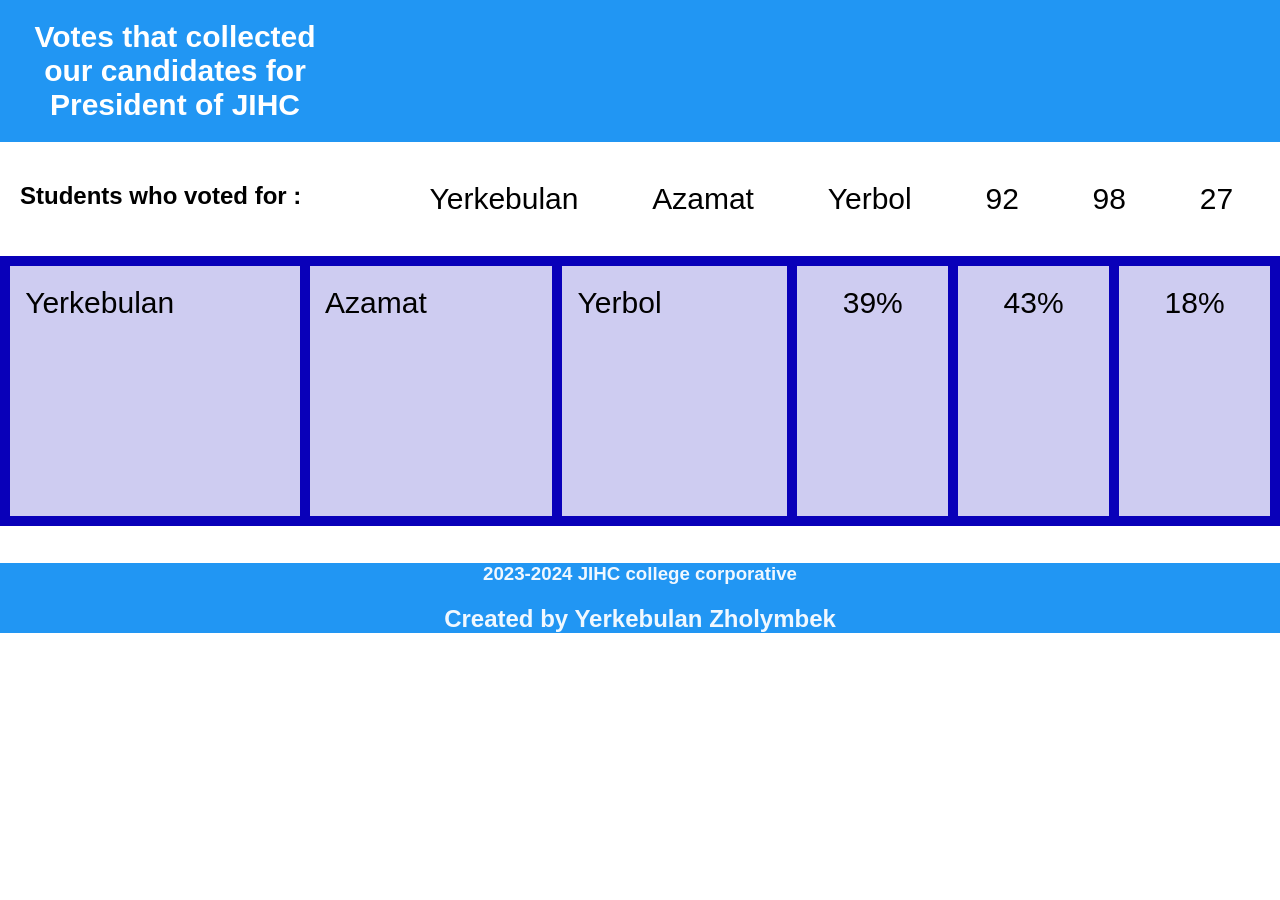
<file: html/grid/index.html>
<!DOCTYPE html>
<html lang="en">

<head>
	<meta charset="UTF-8">
	<meta name="viewport" content="width=device-width, initial-scale=1.0">
	<title>Document</title>
	<link rel="stylesheet" href="style.css">
</head>

<body>


	<div class="header">
		<div class="logo">Votes that collected our candidates for President of JIHC</div>

	</div>

	<div class="container">
		<h2>
			Students who voted for :
		</h2>
		<p></p>
		<p></p>
		<div>Yerkebulan</div>
		<div>Azamat</div>
		<div>Yerbol</div>
		<div>92</div>
		<div>98</div>
		<div>27</div>
	</div>


	<div class="grid-container">

		<div class="wrapper">Yerkebulan</div>
		<div class="wrapper">Azamat</div>
		<div class="wrapper">Yerbol</div>
		<div class="">39%</div>
		<div class="">43%</div>
		<div class="">18%</div>
	</div>
	<br>
	<footer>
		<h3 class="footer-col">2023-2024 JIHC college corporative</h3>

		<h2 class="footer-pop">Created by Yerkebulan Zholymbek</h2>
	</footer>

</body>


</html>
</file>
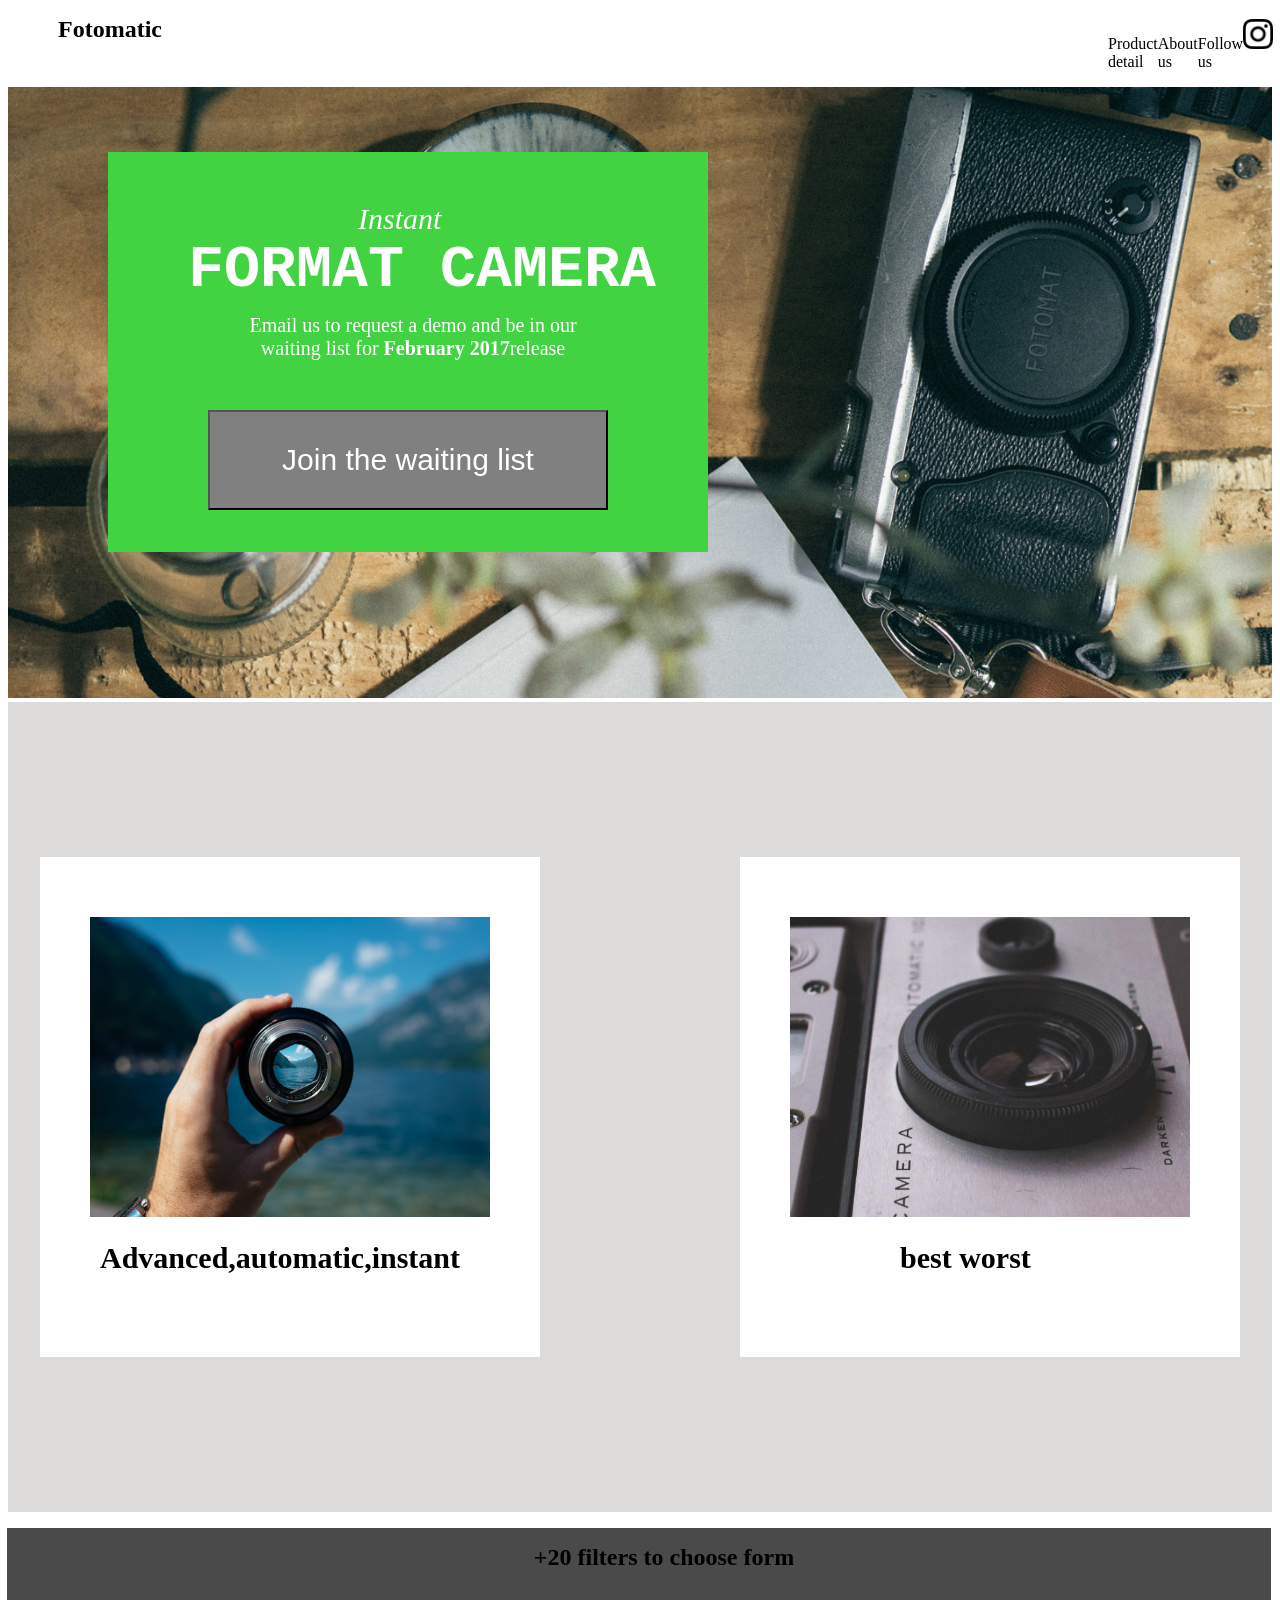
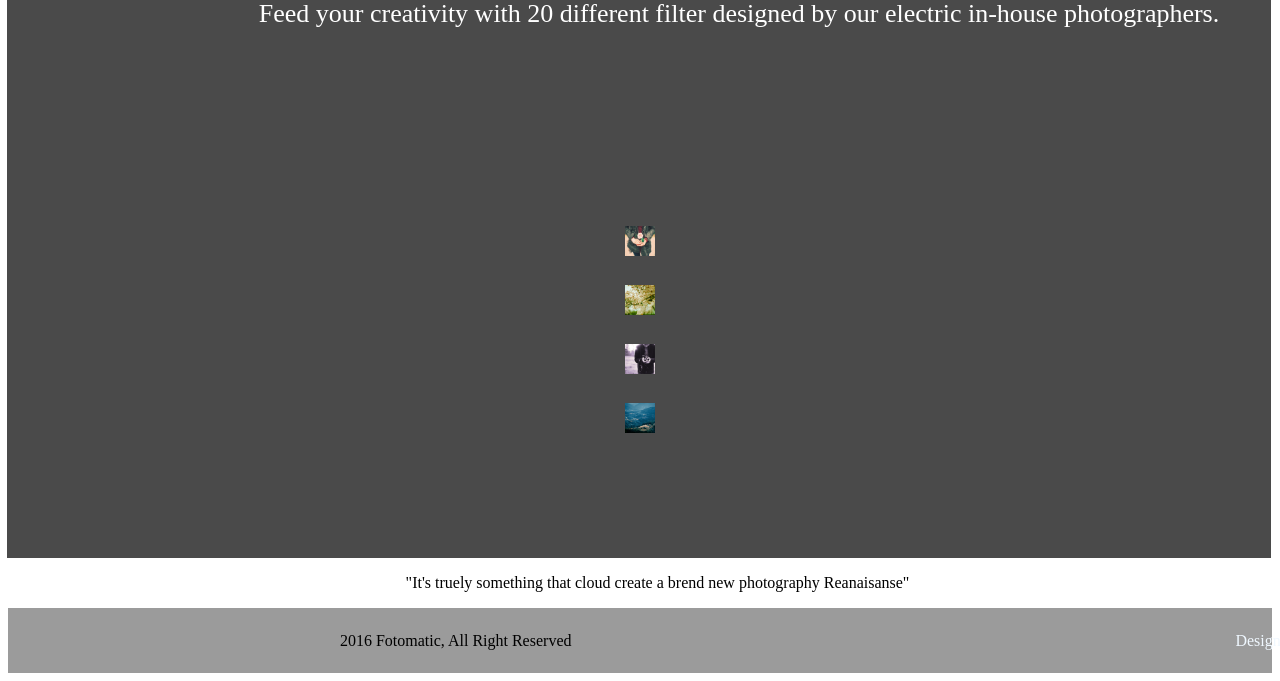
<file: html/projecto/index.html>
<!DOCTYPE html>
<html lang="en">

<head>
	<meta charset="UTF-8">
	<meta name="viewport" content="width=device-width, initial-scale=1.0">
	<title>Document</title>
	<link rel="stylesheet" href="style.css">
</head>

<body>
	<header>
		<div class="lol">
			<h1>
				Fotomatic
			</h1>
		</div>
		<div class="aaa">
			<nav>
				<p>Product detail</p>
				<p>About us</p>
				<p>Follow us</p>

				<a href="">
					<img class="img" src="instagram.png" alt="">
				</a>
			</nav>
		</div>
	</header>

	<img class="lip" src="banner-landingpage.jpg" alt="">

	<div class="container">
		<p class="instant">Instant</p>
		<h1 class="format">FORMAT CAMERA</h1>
		<p class="text">Email us to request a demo and be in our waiting list for <strong>February 2017</strong>release
		</p>
		<button>
			<p class="let-us">Join the waiting list</p>
		</button>
	</div>


	<div class="large-con">
		<div class="photos">
			<div class="photo">
				<img class="imgs" src="feature-1.png" alt="">
				<h1 class="advanced">Advanced,automatic,instant</h1>
			</div>
			<div class="lsphoto">
				<img class="imgn" src="feature-2.png" alt="">
				<h1 class="pop">best worst</h1>
			</div>
		</div>
	</div>


	<figure class="figure">
		<div class="first">
			<h1 class="second">+20 filters to choose form</h1>
		</div>
		<div class="second-w">
			<p class="third">Feed your creativity with 20 different filter designed by
				our electric in-house photographers.
			</p>
		</div>
		<div class="image-img">
			<table class="main">
				<td>
					<tr>
						<th class="coc"><img src="filter-1.png" alt=""></th>
						<th class="coc"><img src="filter-2.png" alt=""></th>
						<th class="coc"><img src="filter-3.png" alt=""></th>
						<th class="coc"><img src="filter-4.png" alt=""></th>
					</tr>
				</td>
			</table>

		</div>
	</figure>
	<div class="above">
		<p>"It's truely something that cloud create a brend new photography Reanaisanse"</p>

	</div>
	<footer class="footer">

		<p>2016 Fotomatic, All Right Reserved</p>
		<p2>Designed in NYC</p2>
	</footer>

</body>

</html>


</body>

</html>
</file>
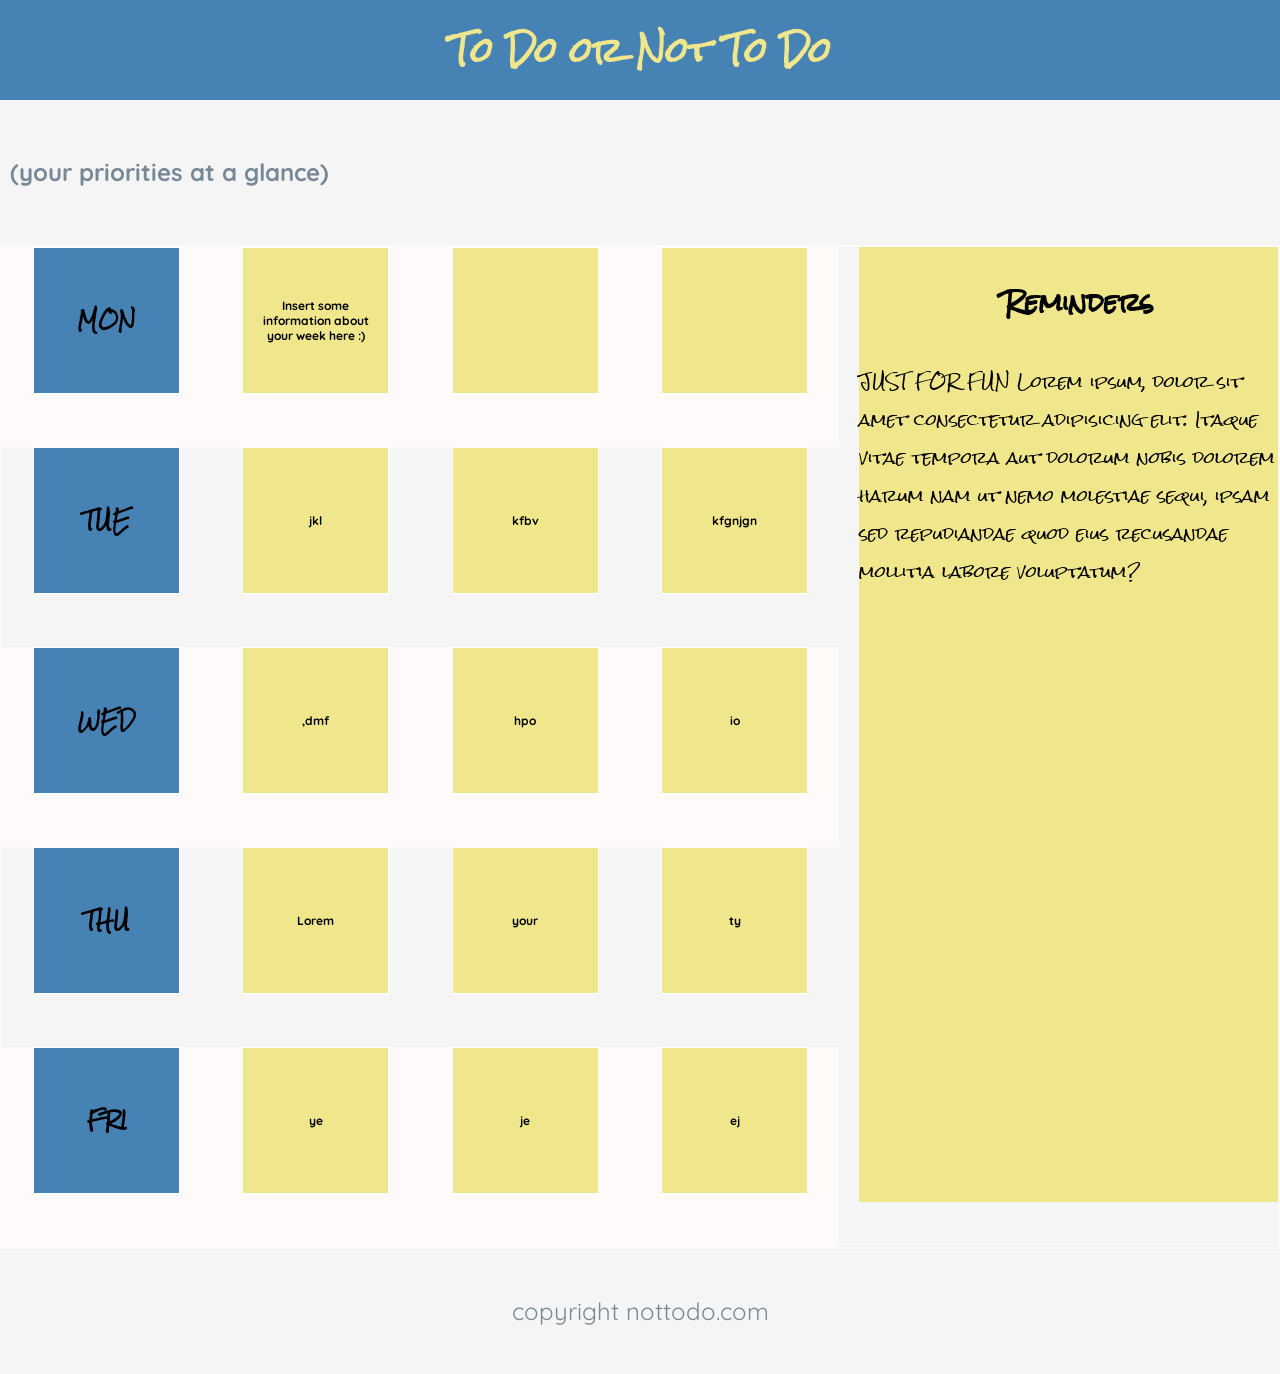
<file: html/todo/index.html>
<!DOCTYPE html>
<html>

<head>
	<title>To Do App</title>
	<link rel='stylesheet' href='style.css'>
	<link href='https://fonts.googleapis.com/css?family=Quicksand' rel='stylesheet'>
	<link href='https://fonts.googleapis.com/css?family=Rock+Salt' rel='stylesheet'>
</head>

<body>

	<!-- Header -->
	<div id='header'>
		<h1>To Do or Not To Do</h1>
		<h2 class='tagline'>(your priorities at a glance)</h2>
	</div>

	<!-- App Container -->
	<div class='container'>

		<!-- To Do Section -->
		<div class='week'>
			<div class='row secondary-background'>
				<div class='day square'>
					<h3>MON</h3>
				</div>
				<div class='task square'>
					<p> Insert some information about your week here :) </p>
				</div>
				<div class='task square'></div>
				<div class='task square'></div>
			</div>
			<div class='row'>
				<div class='day square'>
					<h3>TUE</h3>
				</div>
				<div class='task square'>
					<p>jkl</p>
				</div>
				<div class='task square'>
					<p>kfbv</p>
				</div>
				<div class='task square'>
					<p>kfgnjgn</p>
				</div>
			</div>
			<div class='row secondary-background'>
				<div class='day square'>
					<h3>WED</h3>
				</div>
				<div class='task square'>
					<p>,dmf</p>
				</div>
				<div class='task square'>
					<p>hpo</p>
				</div>
				<div class='task square'>
					<p>io</p>
				</div>
			</div>
			<div class='row'>
				<div class='day square'>
					<h3>THU</h3>
				</div>
				<div class='task square'>
					<p>Lorem</p>
				</div>
				<div class='task square'>
					<p>your</p>
				</div>
				<div class='task square'>
					<p>ty</p>
				</div>
			</div>
			<div class='row secondary-background'>
				<div class='day square'>
					<h3>FRI</h3>
				</div>
				<div class='task square'>
					<p>ye</p>
				</div>
				<div class='task square'>
					<p>je</p>
				</div>
				<div class='task square'>
					<p>ej</p>
				</div>
			</div>
		</div>

		<!-- Reminders Section -->
		<div class='reminders'>
			<h3>Reminders</h3>
			<p>JUST FOR FUN Lorem ipsum, dolor sit amet consectetur adipisicing elit. Itaque vitae tempora aut dolorum
				nobis dolorem harum nam ut nemo molestiae sequi, ipsam sed repudiandae quod eius recusandae mollitia labore
				voluptatum?</p>
		</div>
	</div>

	<!-- Footer -->
	<footer>
		<span class='tagline'>copyright nottodo.com</span>
	</footer>
</body>

</html>
</file>
<file: html/grid/style.css>
*{
	margin: -100;
	padding: -100;
}
.grid-container {
	display: grid;
	grid: 250px / auto auto auto;
	grid-gap: 10px;
	background-color: #0900b9;
	padding: 10px;
	grid-auto-flow: column;
	grid-template-columns: auto auto auto ;

	

 }
 
 .grid-container  div {
	background-color: rgba(255, 255, 255, 0.8);
	text-align: center;
	padding: 20px 0;
font-size: 30px;
 }
 body {
	margin: 0;
	font-family: Arial, sans-serif;
}

.header {
	display: grid;
	grid-template-columns: 1fr 3fr;
	background-color: #2196F3;
	color: white;
	padding: 20px;
	align-items: center;
}

.logo {
	font-size: 30px;
	font-weight: bold;
	text-align: center;
}


.container {
	display: grid;
	grid-template-columns: repeat(3, 1fr);
	grid-gap: 20px;
	padding: 20px;
	grid-template-columns: auto auto auto ;
	grid-auto-flow: column;
}

.container div {
	background-color: rgba(255, 255, 255, 0.8);
	text-align: center;
	padding: 20px;
	font-size: 30px;
	grid-template-columns: auto auto auto ;
	grid-auto-flow: column;
}
footer{
	background-color: #2196F3;
	height: 70px;
}
.footer-col{
	font-weight: bold;
	text-align: center;
	color: aliceblue;
}
.footer-pop{
	font-weight: bold;
	text-align: center;
	color: aliceblue;
}
.wrapper {
	display: grid;
	grid-template-columns: repeat(3, 1fr);
	grid-column-gap: 25px;
	grid-row-gap: 25px;
	grid-template-columns: auto auto auto;
	grid-auto-flow: column;
 }
 
 .coc img {
	max-width: 100%;
	max-height: 100%;
	image-rendering: auto;
 }
</file>
<file: html/projecto/style.css>
h1{
	font-family: 'Times New Roman', Times, serif;
	font-size: 24px;
	color: black;
	margin-left: 50px;
}

nav{
margin-left: 1100px;
font-size: 16px;
margin-top: -40px;
justify-content: space-around;
display: flex;



}

img{
	height: 30px;
	width: 30px;
	margin-left: 10x;
}

.lip{
	width: 100%;
	height: 100%;
}



.container{
	height: 400px;
	width: 600px;
	background-color: rgb(65, 211, 65);
	margin-top: -550px;
	position: absolute;
	margin-left: 100px;
}

.instant{
	font-style: italic;
	margin-left: 250px;
	color: white;
	font-size: 30px;
	margin-top: 50px;
}

.format{
  margin-left:80px;
	color: white;
	font-family: 'Courier New', Courier, monospace;
	font-size: 60px;
	margin-top: -30px;
}


.text{
	color: white;
	width: 350px;
  margin-left: 130px;
	text-align: center;
	font-size: 20px;
	margin-top: -30px;

}

button{
	background-color: gray;
	color: white;
	font-size: 50px;
	margin-left: 100px;
	margin-top: 30px;
	width: 400px;
	height: 100px;

}

.let-us{
	font-size: 30px;
}

.large-con{
	background-color: rgb(221, 218, 218);
  width: 100%;
  height: 90vh;
  display: flex;
  justify-content: center;
  align-items: center;
}

.photo{
	background-color: white;
	height: 500px;
	width: 500px;
	position: absolute;
	margin-top: -250px;
	margin-left: -700px;
	
}


.photos{
	justify-content: space-around;
	display: flex;
	

}


.lsphoto{
	background-color: white;
	height: 500px;
	width: 500px;
	position: absolute;
	margin-top: -250px;
	margin-right: -700px;  
}


.imgs{
	height: 300px;
	width: 400px;
	margin-left: 50px;
	margin-top: 60px;
}
  
.advanced{
	font-size: 30px;
	margin-left: 60px;
}

.imgn{
	height: 300px;
	width: 400px;
	margin-left: 50px;
	margin-top: 60px; 
}

.pop{
	font-size: 30px;
  margin-left: 160px;
}

.colums{
	width: 100%;
	height: 90vh;
	background-color: rgb(199, 199, 199);
	display: flex;
	justify-content: center;
	align-items: center;
}
.two-col{
	width: 90%;
	height: 740px;
	background-color: rgb(199, 199, 199);
	justify-content: space-around;
	display: flex;
	align-items: center;
}
.column1{
	background-color: white;
	width: 30%;
	height: 635px;
}
.column1 img{
	width: 90%;
	height: 65%;
	margin-top: 32px;
	margin-left: 25px;
}
.column2{
	background-color: white;
	width: 30%;
	height: 635px;
}

.column2 img{
	width: 90%;
	height: 65%;
	margin-top: 32px;
	margin-left: 25px;
}

.figure{
	width: 100%;
	height: 70vh;
	background-color: #4a4a4a;
	margin-left: -1px;
}
.word1 h1{
  margin-left: 90px;
  margin-bottom: 20px;
  font-size: 30px;
  color: #4a4a4a;
}
.word1 p{
	margin-left: 80px;
	font-size: 20px;
	max-width: 400px;
	text-align: center;
	color: #4a4a4a;
}
.word2 h1{
	margin-left: 90px;
	margin-bottom: 20px;
	font-size: 30px;
	color: #4a4a4a;
}
.word2 p{
	 margin-left: 80px;
	 font-size: 20px;
	 max-width: 400px;
	 text-align: center;
	 color: #4a4a4a;
}
.first {
	color: white;
	display: flex;
	justify-content: center;
	margin-top: 1px;
}
.second-w{
	margin-top: 32px;
	max-width: 700px;
	height: 200px;
	text-align: center;
	display: flex;
	justify-content: center;
	margin-left: 700px;
}

.second-w  {
	display: flex;
	justify-content: center;
	color: white;
	font-size: 26px;
	
}

	
	
.before-foot{
	width: 100%;
	height: 50vh;
	display: flex;
	justify-content: center;
	align-items: center;
	
}
.before-foot p{
	font-size: 30px;
}
.rectan{
	width: 30px;
	height: 40px;
	border: 3px solid black;
	margin-left: 30px;
}
.above{
	margin-left: 35px;
	text-align: center;
}
.footer p1{
	color: aliceblue;
	margin-left: -999px;
}
.footer p2{
	color: aliceblue;
	margin-right: -410px;
}
.footer{
	width: 100%;
	height: 65px;
	background-color: #9b9b9b;
	display: flex;
	justify-content: space-around;
	align-items: center;
}
.footer img{
	margin-left: -400px;
}

.third{
	margin-top: 50px;
	color: white;
}
.third{
	margin-left: -500px;
  margin-top: -20px;
}

.img99{
	height: 30px;
	width: 100px;
}
table.main{
	text-align: center;
width: 100%;
height: 57px;
}
.coc{
	
	justify-content: space-around;
	
	width: 100%;
	height: 57px;
text-align: center;
	display: flex;
	justify-content: space-around;
	

}
</file>
<file: html/todo/style.css>
body {
	margin: 0px;
	background-color: whitesmoke;
	font-family: 'Rock Salt', cursive;
	
 }
 
 .secondary-background {
	background-color: snow;
	text-align: center;
 }
 
 .tagline {
	font-family: 'Quicksand', sans-serif;
	color: lightslategrey;
	line-height: 125px;
 }
 
 /* Header */
 h1 {
	margin: 0;
	background-color: steelblue;
	line-height: 100px;
	color: khaki;
	text-align: center;
 }
 
 h2 {
	margin: 10px;
	
 }
 
 
 /* App Container */
 .container {
	display:flex;
	border: 2px solid snow;
	
 }
 
 
 .row {
	min-height: 200px;
	display: flex;
	justify-content: space-around;
	.square {
		align-items: center;
	 }
 }
 
 .square {
	display: flex;
	width: 125px;
	height: 125px;
	padding: 10px;
	justify-content: center;
	
 }
 .week {
	flex-grow: 3;
	flex-direction: column;
}
 

 
 .reminders {
	flex-grow: 2;
 }
 
 .day.square {
	background-color: steelblue;
	border: 1px solid white;
 }
 
 .task.square {
	background-color: khaki;
	border: 1px solid white;
	
 }
 
 .task p {
	font-family: 'Quicksand', sans-serif;
	font-weight: 700;
	font-size: 12px;
	
 }
 
 /* Reminders */
 .reminders {
	background-color: khaki;
	justify-content: end;
	align-items: end;
	height: 955px;
	width: 350px;
 }
 
 .reminders h3 {
	width: 100%;
	margin: 10px;
	color: black;
	line-height: 90px;
	font-size: 24px; 
	text-align: center;
 }
 
 /* Footer */
 footer {
	font-size: 24px;
	text-align: center;
 }
 .container {
	display: flex;
	flex-wrap: wrap;
}

.week {
	flex: 2; /* Adjust the flex value as needed */
	margin-right: 20px;
	flex-wrap: wrap;
}

.reminders {
	flex: 1; /* Adjust the flex value as needed */
}
</file>
